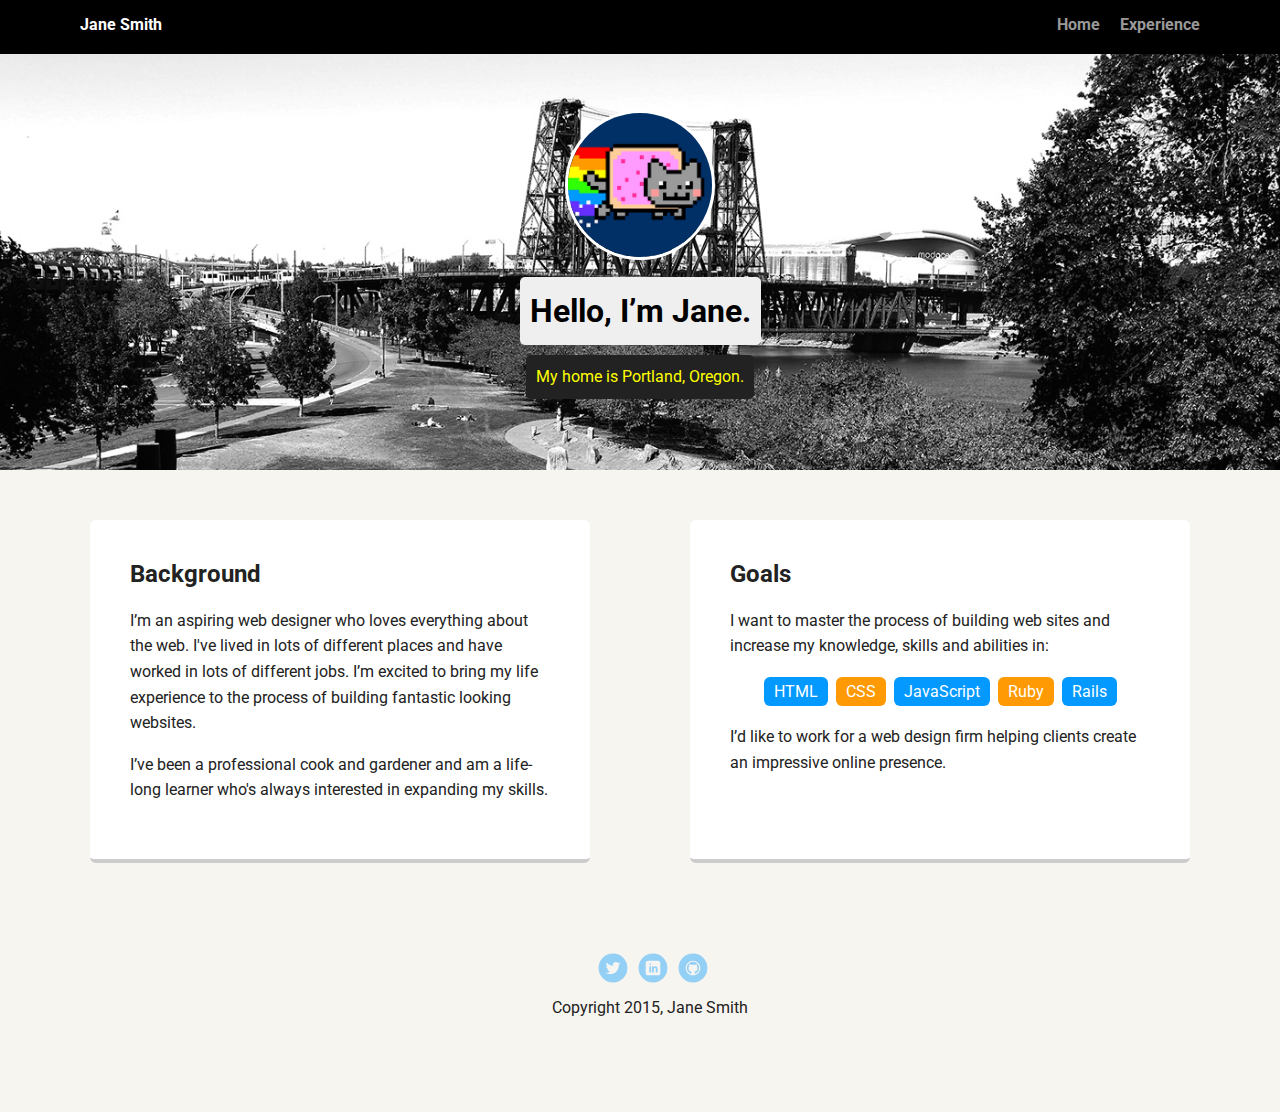
<file: index.html>
<!doctype html>
<html lang="en">
<head>
  <meta charset="utf-8">
  <title>Jane Smith's Profile</title>
  <meta name="viewport" content="width=device-width, initial-scale=1.0">
  <link rel="stylesheet" href="styles.css">
  <link href="https://fonts.googleapis.com/css?family=Muli%7CRoboto:400,300,500,700,900" rel="stylesheet"></head>
  <body>

    <div class="main-nav">
        <ul class="nav">
          <li class="name">Jane Smith</li>
          <li><a href="#">Home</a></li>
          <li><a href="#">Experience</a></li>
        </ul>
    </div>

    <header>
      <img src="images/me.png" alt="Drawing of Jane Smith" class="profile-image">
      <h1 class="tag name">Hello, I’m Jane.</h1>
      <p class="tag location">My home is Portland, Oregon.</p>
    </header>

    <main class="flex">
      <div class="card">
        <h2>Background</h2>
        <p>I’m an aspiring web designer who loves everything about the web. I've lived in lots of different places and have worked in lots of different jobs. I’m excited to bring my life experience to the process of building fantastic looking websites.</p>
        <p>I’ve been a professional cook and gardener and am a life-long learner who's always interested in expanding my skills.</p>
      </div> 

      <div class="card">
        <h2>Goals</h2>
        <p>I want to master the process of building web sites and increase my knowledge, skills and abilities in:</p>
        <ul class="skills">
          <li>HTML</li>
          <li>CSS</li>
          <li>JavaScript</li>
          <li>Ruby</li>
          <li>Rails</li>
        </ul>
        <p>I’d like to work for a web design firm helping clients create an impressive online presence.</p>
      </div> 

    </main>
    <footer>
      <ul>
        <li><a href="#" class="social twitter">Twitter</a></li>
        <li><a href="#" class="social linkedin">LinkedIn</a></li>
        <li><a href="#" class="social github">Github</a></li>
      </ul>
      <p class="copyright">Copyright 2015, Jane Smith</p>
    </footer>
  </body>
  </html>
</file>
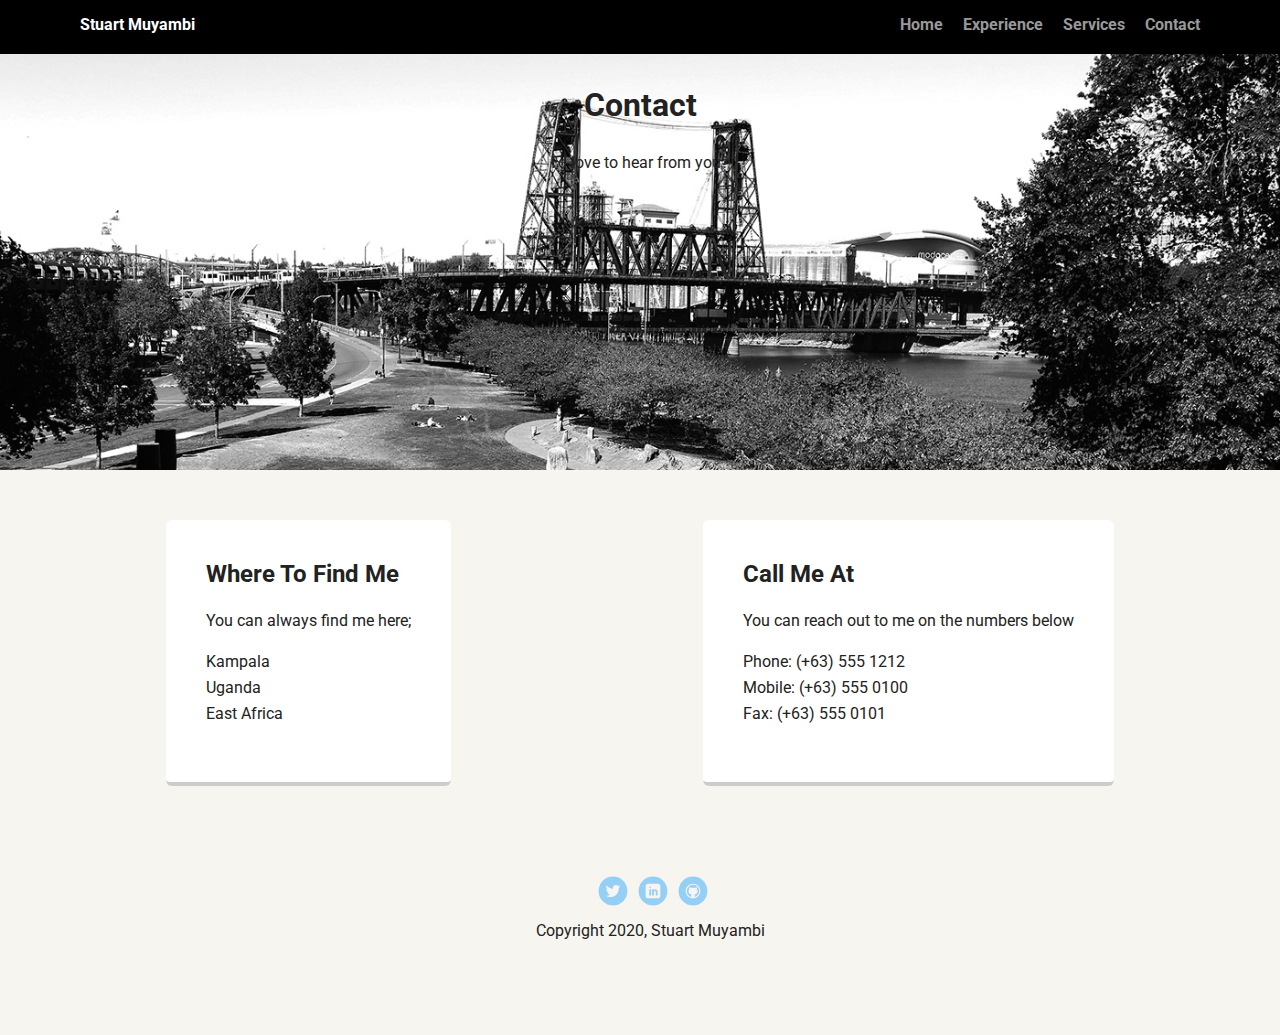
<file: contact.html>
<!doctype html>
<html lang="en">
<head>
  <meta charset="utf-8">
  <title>Stuart Muyambi's Profile</title>
  <meta name="viewport" content="width=device-width, initial-scale=1.0">
  <link rel="stylesheet" href="styles.css">
  <link href="https://fonts.googleapis.com/css?family=Muli%7CRoboto:400,300,500,700,900" rel="stylesheet"></head>
  <body>

    <nav class="main-nav">
        <ul class="nav">
          <li class="name">Stuart Muyambi</li>
          <li><a href="index.html">Home</a></li>
          <li><a href="experience.html">Experience</a></li>
          <li><a href="services.html">Services</a></li>
          <li><a href="contact.html">Contact</a></li>
        </ul>
    </nav>

    <header class="header-2">
      <h1 class="header2-headings">Contact</h1>
      <p class="tagline">I'd love to hear from you?</p>
    </header>

    <main class="flex">
      <section class="card">
          <h2>Where To Find Me</h2>
          <p>You can always find me here;</p>
          <p>Kampala <br>
            Uganda <br>
            East Africa</p>
      </section> 

      <section class="card">
        <h2>Call Me At</h2>
        <p>You can reach out to me on the numbers below</p>
        <p>
            Phone: (+63) 555 1212 <br>
            Mobile: (+63) 555 0100 <br>
            Fax: (+63) 555 0101 <br>
        </p>
     
      </section> 

    </main>
    <footer>
      <ul>
        <li><a href="https://www.twitter.com/stuartmuyambi" class="social twitter">Twitter</a></li>
        <li><a href="https://www.linkedin.com/in/stuartmuyambi" class="social linkedin">LinkedIn</a></li>
        <li><a href="https://www.github.com/stuartmuyambi" class="social github">Github</a></li>
      </ul>
      <p class="copyright">Copyright 2020, Stuart Muyambi</p>
    </footer>
  </body>
  </html>
</file>
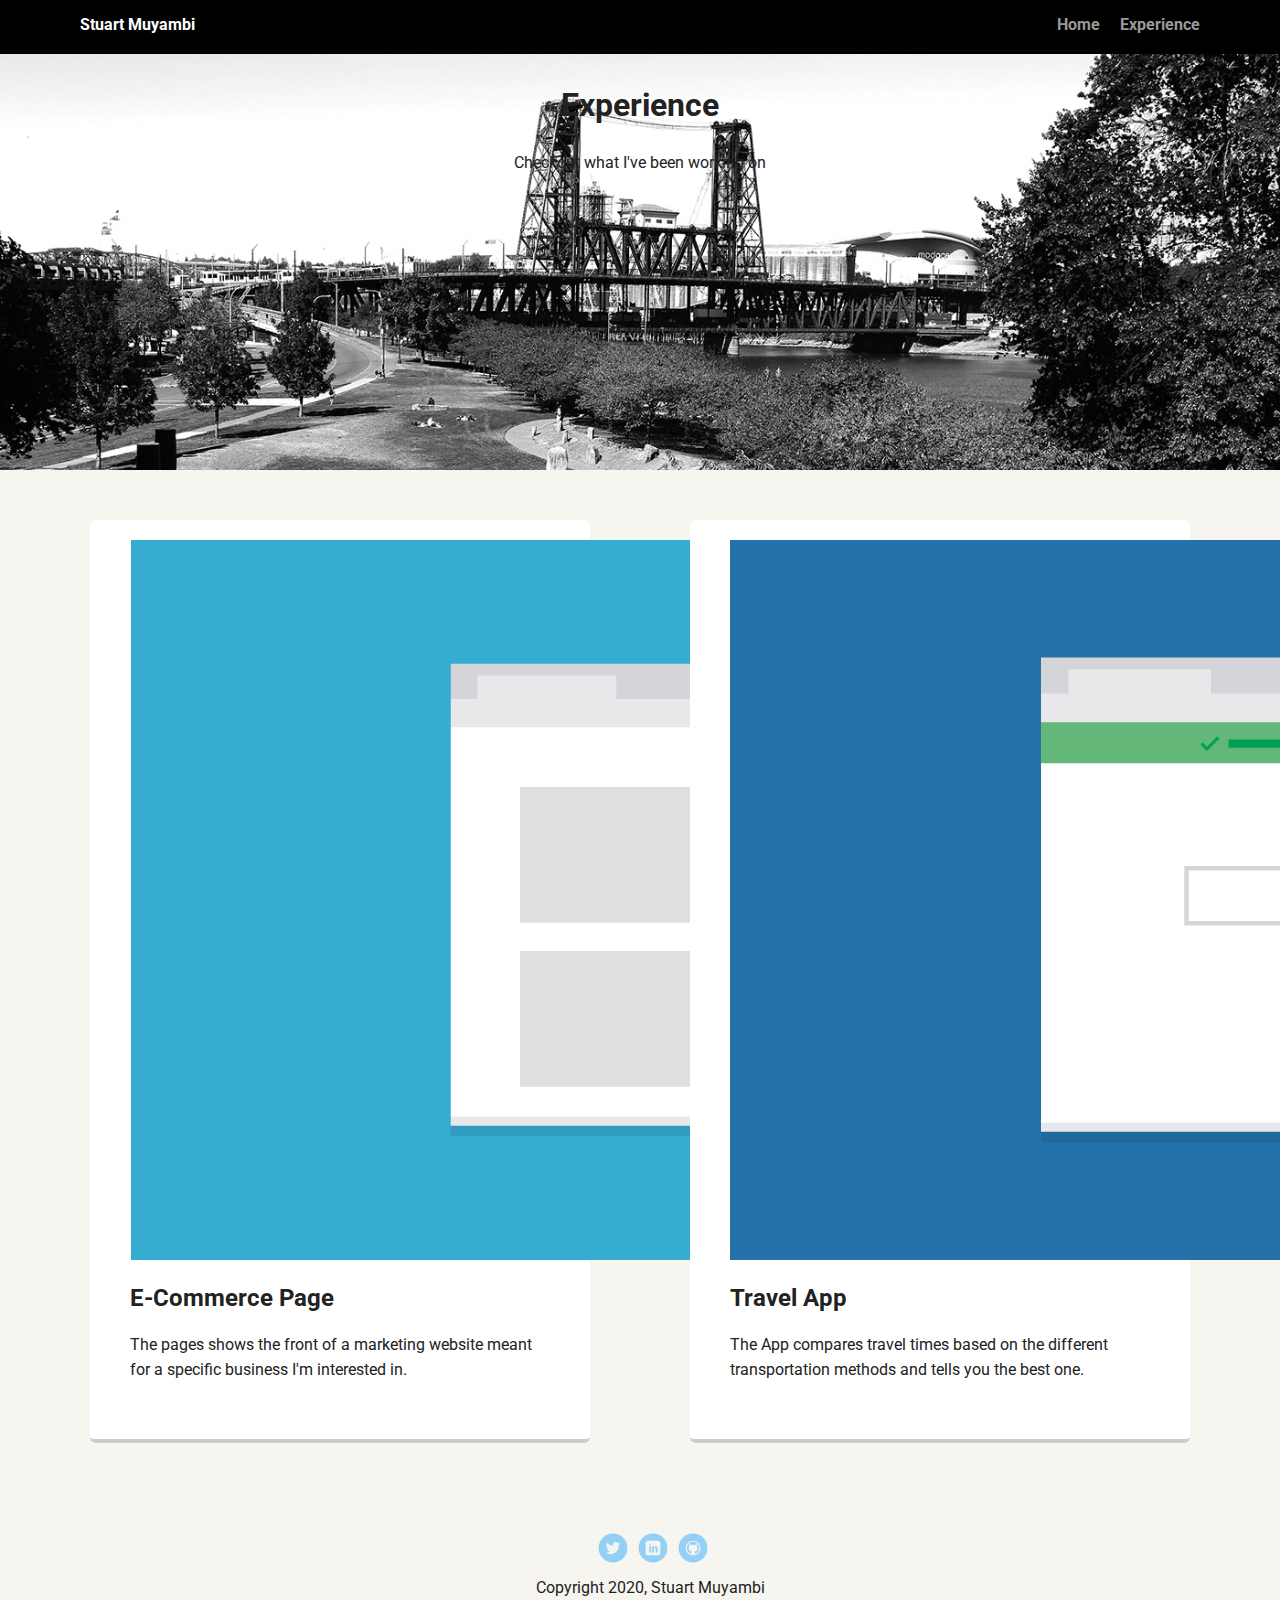
<file: experience.html>
<!doctype html>
<html lang="en">
<head>
  <meta charset="utf-8">
  <title>Stuart Muyambi's Profile</title>
  <meta name="viewport" content="width=device-width, initial-scale=1.0">
  <link rel="stylesheet" href="styles.css">
  <link href="https://fonts.googleapis.com/css?family=Muli%7CRoboto:400,300,500,700,900" rel="stylesheet"></head>
  <body>

    <nav class="main-nav">
        <ul class="nav">
          <li class="name">Stuart Muyambi</li>
          <li><a href="index.html">Home</a></li>
          <li><a href="experience.html">Experience</a></li>
        </ul>
    </nav>

    <header class="header-2">
      <h1 class="header2-headings">Experience</h1>
      <p class="tagline">Checkout what I've been working on</p>
    </header>

    <main class="flex">
      <div class="card">
          <img src="images/portfolio-1.png" alt="Portfolio image" class="portfolio-image">
          <h2>E-Commerce Page</h2>
          <p>The pages shows the front of a marketing website meant for a specific business I'm interested in. </p>
      </div> 

      <div class="card">
        <img src="images/portfolio-2.png" alt="Portfolio image" class="portfolio-image">
        <h2>Travel App</h2>
        <p>The App compares travel times based on the different transportation methods and tells you the best one.</p>
      </div> 

    </main>
    <footer>
      <ul>
        <li><a href="https://www.twitter.com/stuartmuyambi" class="social twitter">Twitter</a></li>
        <li><a href="https://www.linkedin.com/in/stuartmuyambi" class="social linkedin">LinkedIn</a></li>
        <li><a href="https://www.github.com/stuartmuyambi" class="social github">Github</a></li>
      </ul>
      <p class="copyright">Copyright 2020, Stuart Muyambi</p>
    </footer>
  </body>
  </html>
</file>
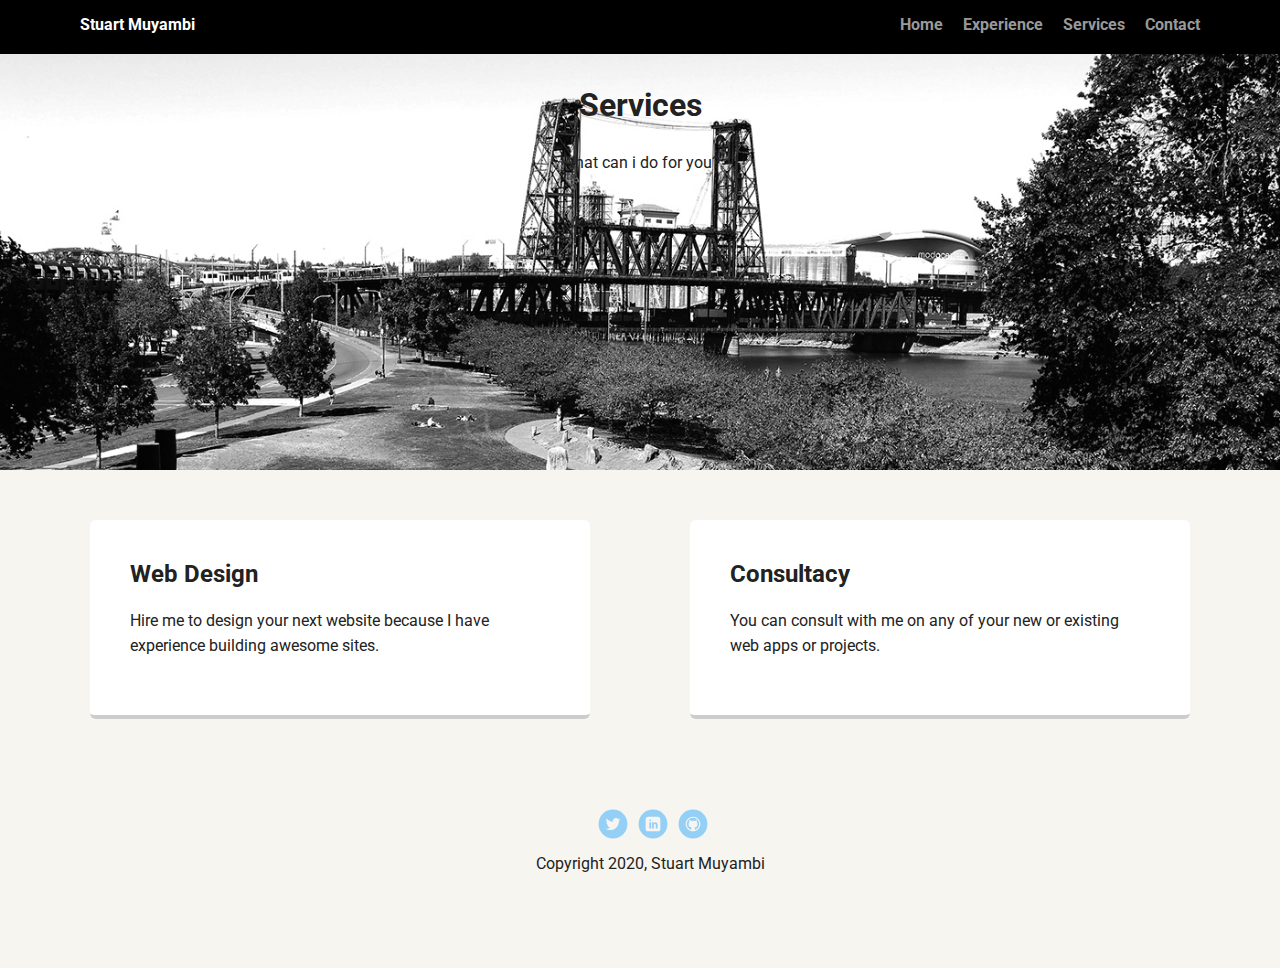
<file: services.html>
<!doctype html>
<html lang="en">
<head>
  <meta charset="utf-8">
  <title>Stuart Muyambi's Profile</title>
  <meta name="viewport" content="width=device-width, initial-scale=1.0">
  <link rel="stylesheet" href="styles.css">
  <link href="https://fonts.googleapis.com/css?family=Muli%7CRoboto:400,300,500,700,900" rel="stylesheet"></head>
  <body>

    <nav class="main-nav">
        <ul class="nav">
          <li class="name">Stuart Muyambi</li>
          <li><a href="index.html">Home</a></li>
          <li><a href="experience.html">Experience</a></li>
          <li><a href="services.html">Services</a></li>
          <li><a href="contact.html">Contact</a></li>
        </ul>
    </nav>

    <header class="header-2">
      <h1 class="header2-headings">Services</h1>
      <p class="tagline">What can i do for you?</p>
    </header>

    <main class="flex">
      <section class="card">
          <h2>Web Design</h2>
          <p>Hire me to design your next website because I have experience building awesome sites.</p>
      </section> 

      <section class="card">
        <h2>Consultacy</h2>
        <p>You can consult with me on any of your new or existing web apps or projects.</p>
      </section> 

    </main>
    <footer>
      <ul>
        <li><a href="https://www.twitter.com/stuartmuyambi" class="social twitter">Twitter</a></li>
        <li><a href="https://www.linkedin.com/in/stuartmuyambi" class="social linkedin">LinkedIn</a></li>
        <li><a href="https://www.github.com/stuartmuyambi" class="social github">Github</a></li>
      </ul>
      <p class="copyright">Copyright 2020, Stuart Muyambi</p>
    </footer>
  </body>
  </html>
</file>
<file: styles.css>
/* Global Layout Set-up */
* { 
  box-sizing: border-box;
}
  
body {
  margin: 0;
  padding: 0;
  text-align: center;
  font-family: 'Roboto', sans-serif;
  color: #222;
  background: #f7f5f0;
}
/* Link Styles */

a {
  text-decoration: none;
  color: #999;
}
a:hover {
  color: #6633ff;
}

/* Section Styles */

.main-nav {
  width: 100%;
  background: black;
  min-height: 30px;
  padding: 10px;
  position: fixed;
  text-align: center;
}
.nav {
  display: flex;
  justify-content: space-around;
  font-weight: 700;
  list-style-type: none;
  margin: 0 auto;
  padding: 0;
}

.nav .name {
    display: block;
    margin-right: auto;
    color: white;
}
.nav li {
  padding: 5px 10px 10px 10px;
}
.nav a {
  transition: all .5s;
}
.nav a:hover {
  color: white
}

header {
  text-align: center;
  background: url('images/portland.jpg') no-repeat top center ;
  background-size: cover;
  overflow: hidden;
  padding-top: 60px;
}
header {
  line-height: 1.5;
}
header .profile-image {
  margin-top: 50px;
  width: 150px;
  height: 150px;
  border-radius: 50%;
  border: 3px solid white;
  transition: all .5s;
}
header .profile-image:hover {
  transform: scale(1.2) rotate(5deg);
}
.tag {
  background-color: #efefef;
  color: black;
  padding: 10px;
  border-radius: 5px;
  display: table;
  margin: 10px auto;
} 
.location {
  background-color: #222;
  color: yellow;
}
.card {
  margin: 30px;
  padding: 20px 40px 40px;
  max-width: 500px;
  text-align: left;
  background: #fff;
  border-bottom: 4px solid #ccc;
  border-radius: 6px;
  transition: all .5s;
}
.card:hover {
  border-color: #ff99ff;
}

ul.skills {
  padding: 0;
  text-align: center;
}

.skills li {
  border-radius: 6px;
  display: inline-block;
  background: #ff9904;
  color: white;
  padding: 5px 10px;
  margin: 2px;
}

.skills li:nth-child(odd) {
  background: #0399ff;
}

footer {
  width: 100%;
  min-height: 30px;
  padding: 20px 0 40px 20px;
}

footer .copyright {
  top: -8px;
  font-size: .75em;
}

footer ul {
  list-style-type: none;
  margin: 0;
  padding: 0;
}

footer ul li {
  display: inline-block;
}

a.social {
  display: inline-block;
  text-indent: -9999px;
  margin-left: 5px;
  width: 30px;
  height: 30px;
  background-size: 30px 30px;
  opacity: .4;
  transition: all .5s;
}
a.twitter {
  background-image: url(images/twitter.svg);
}
a.linkedin {
  background-image: url(images/linkedin.svg);
}
a.github {
  background-image: url(images/github.svg);
}
a.social:hover {
  opacity: 1;
}
.clearfix {
  clear: both;
}

/* Styles for larger screens */
@media screen and (min-width: 720px) {
  
  .flex {
      display: -ms-flexbox;      /* TWEENER - IE 10 */
      display: flex; 
      max-width: 1200px;
      -ms-flex-pack: distribute;
      justify-content: space-around;
      margin: 0 auto;
  }

  header {
    min-height: 470px;
  }

  .nav {
    max-width: 1200px;
    padding: 0 30px;
  }


  main {
    padding-top: 20px;
  }

  main p {
    line-height: 1.6em;
  }

  footer {
    font-size: 1.3em;
    max-width: 1200px;
    margin: 40px auto;
  }

}
</file>
